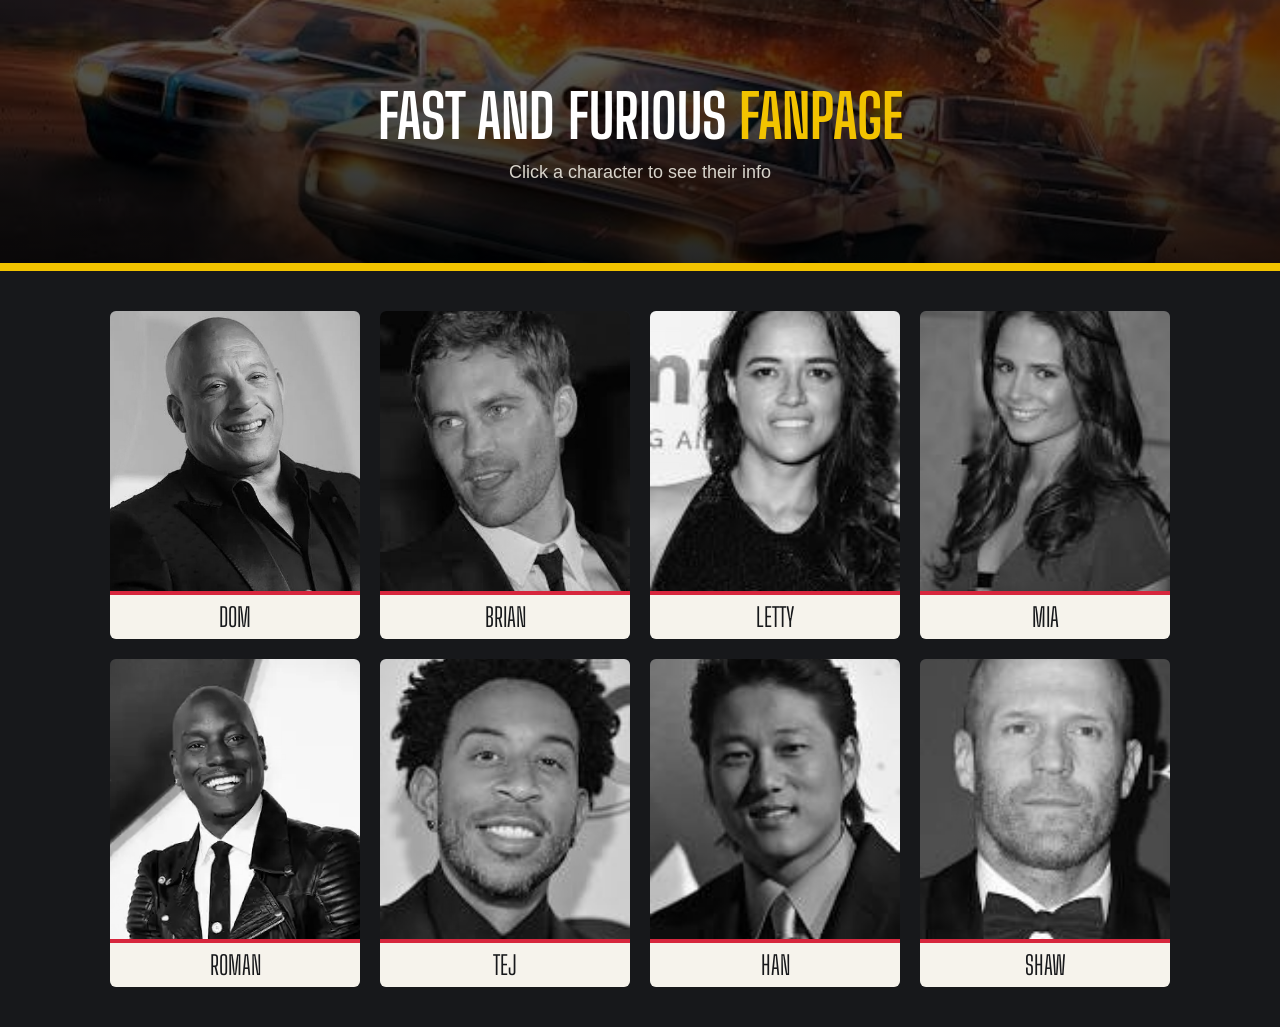
<file: index.html>
<!DOCTYPE html>
<html lang="en">
<head>
    <meta charset="UTF-8">
    <meta name="viewport" content="width=device-width, initial-scale=1.0">
    <title>Fast and Furious Fanpage</title>
    <link rel="stylesheet" href="styles.css">
    <link href="https://fonts.googleapis.com/css2?family=Big+Shoulders+Display:wght@800;900&display=swap" rel="stylesheet">
</head>
<body>

    <!-- Top banner -->
    <header class="header">
        <h1 class="title">Fast and Furious <span>Fanpage</span></h1>
        <p class="subtitle">Click a character to see their info</p>
    </header>

    <main class="container">
        <div class="grid">

             <!-- Card 1: Dom -->
            <div class="card" onclick="goToProfile('dom')">
                <img src="images.webp" alt="Dom">
                <span class="badge">Dom</span>
            </div>

            <!-- Card 2: Brian -->
            <div class="card" onclick="goToProfile('brian')">
                <img src="images.jpg" alt="Brian">
                <span class="badge">Brian</span>
            </div>

            <!-- Card 3: Letty -->
            <div class="card" onclick="goToProfile('letty')">
                <img src="Lettyyy.jpg" alt="Letty">
                <span class="badge">Letty</span>
            </div>

            <!-- Card 4: Mia -->
            <div class="card" onclick="goToProfile('mia')">
                <img src="Miakali.jpg" alt="Mia">
                <span class="badge">Mia</span>
            </div>

            <!-- Card 5: Roman -->
            <div class="card" onclick="goToProfile('roman')">
                <img src="Roman.webp" alt="Roman">
                <span class="badge">Roman</span>
            </div>

            <!-- Card 6: Tej -->
            <div class="card" onclick="goToProfile('tej')">
                <img src="Tej.jpg" alt="Tej">
                <span class="badge">Tej</span>
            </div>

            <!-- Card 7: Han -->
            <div class="card" onclick="goToProfile('han')">
                <img src="han.jpg" alt="Han">
                <span class="badge">Han</span>
            </div>

            <!-- Card 8: Shaw -->
            <div class="card" onclick="goToProfile('shaw')">
                <img src="shawn.jpg" alt="Shaw">
                <span class="badge">Shaw</span>
            </div>




        </div>
    </main>

    <script>
        // When a card is clicked, open profile.html and tell it which character
        function goToProfile(id) {
            window.location.href = "profile.html?id=" + id;
        }
    </script>
</body>
</html>
</file>
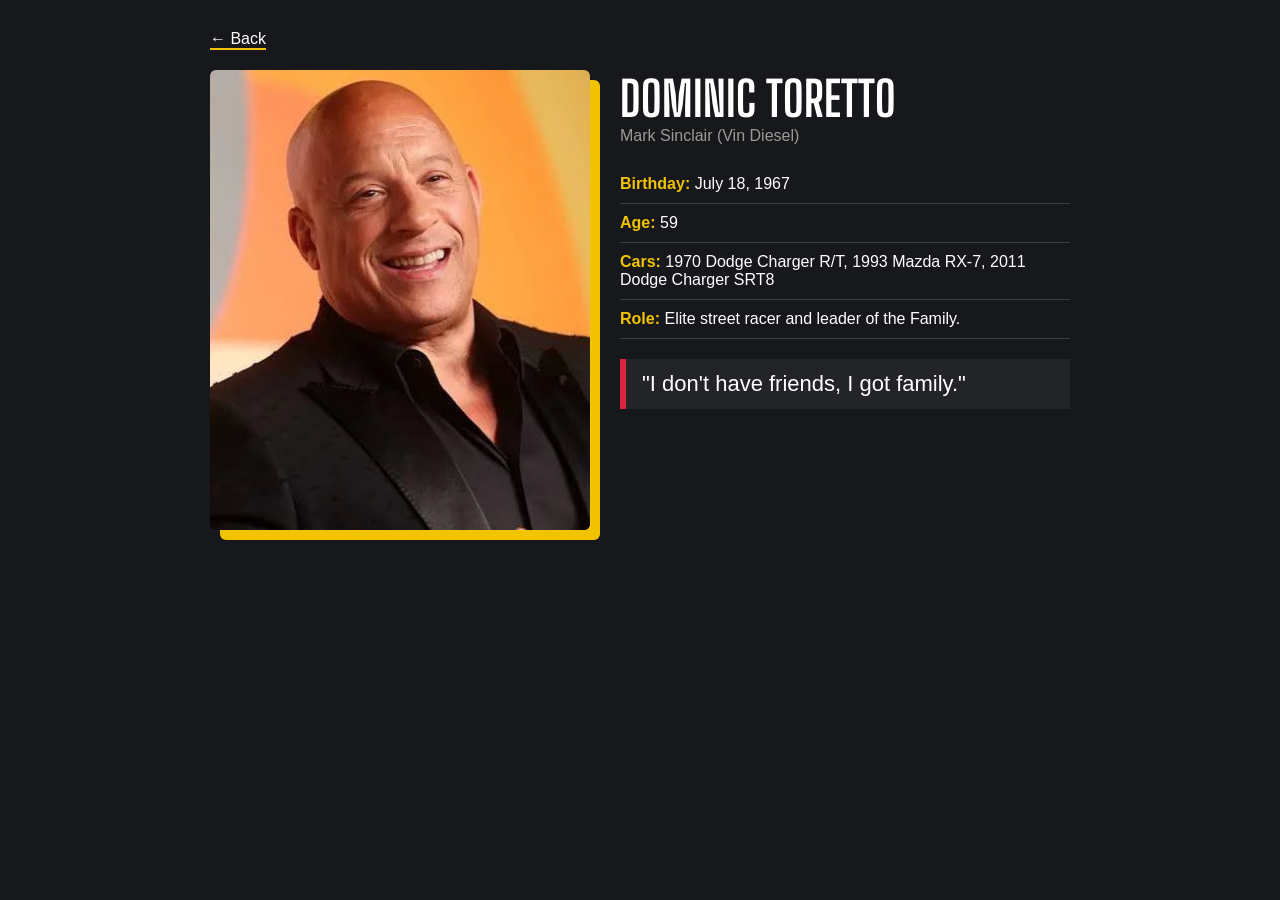
<file: profile.html>
<!DOCTYPE html>
<html lang="en">
<head>
    <meta charset="UTF-8">
    <meta name="viewport" content="width=device-width, initial-scale=1.0">
    <title>Character Info</title>
    <link rel="stylesheet" href="styles.css">
    <link href="https://fonts.googleapis.com/css2?family=Big+Shoulders+Display:wght@800;900&display=swap" rel="stylesheet">
</head>
<body>

    <div class="profile-page">
        <a href="index.html" class="back-btn">&larr; Back</a>

        <div class="profile-box">
            <img id="charImg" class="profile-img" src="" alt="">

            <div>
                <h1 id="charName" class="profile-name"></h1>
                <p id="charRealName" class="profile-real"></p>

                <div class="profile-info">
                    <p><strong>Birthday:</strong> <span id="charBirthday"></span></p>
                    <p><strong>Age:</strong> <span id="charAge"></span></p>
                    <p><strong>Cars:</strong> <span id="charCars"></span></p>
                    <p><strong>Role:</strong> <span id="charBio"></span></p>
                </div>

                <p id="charQuote" class="quote"></p>
            </div>
        </div>
    </div>

    <script>
        // All the character info is stored here.
        // To change something, just edit the text inside the quotes.
        const characters = {
dom: {
                name: "Dominic Toretto",
                realName: "Mark Sinclair (Vin Diesel)",
                birthday: "July 18, 1967",
                age: "59",
                cars: "1970 Dodge Charger R/T, 1993 Mazda RX-7, 2011 Dodge Charger SRT8",
                bio: "Elite street racer and leader of the Family.",
                quote: "I don't have friends, I got family.",
                img: "images.webp"
            },

            brian: {
                name: "Brian O'Conner",
                realName: "Paul Walker",
                birthday: "September 12, 1973",
                age: "Passed away at 40",
                cars: "1995 Toyota Supra, 1999 Nissan Skyline GT-R R34, Mitsubishi Lancer Evolution VII",
                bio: "Former LAPD officer and FBI agent turned crew co-leader.",
                quote: "Dude, I almost had you!",
                img: "images.jpg"
            },

              letty: {
                name: "Leticia 'Letty' Ortiz",
                realName: "Michelle Rodriguez",
                birthday: "July 12, 1978",
                age: "48",
                cars: "1970 Plymouth Barracuda, 1997 Nissan 240SX, Local Motors Rally Fighter",
                bio: "Skilled mechanic and street racer. Dom's lifelong partner.",
                quote: "You want a piece of this?",
                img: "Lettyyy.jpg"
            },

            mia: {
                name: "Mia Toretto",
                realName: "Jordana Brewster",
                birthday: "April 26, 1980",
                age: "46",
                cars: "1994 Acura Integra GS-R, 2009 Alfa Romeo Giulietta",
                bio: "Dom's sister and Brian's wife. The heart of the crew.",
                quote: "You stay safe out there, okay?",
                img: "Miakali.jpg"
            },

            roman: {
                name: "Roman Pearce",
                realName: "Tyrese Gibson",
                birthday: "December 30, 1978",
                age: "47",
                cars: "2003 Mitsubishi Eclipse GTS, 1970 Chevrolet Monte Carlo, Bugatti Veyron",
                bio: "Brian's childhood friend from Miami. Funny and bold.",
                quote: "Earn this money, baby!",
                img: "Roman.webp"
            },

            tej: {
                name: "Tej Parker",
                realName: "Christopher Bridges (Ludacris)",
                birthday: "September 11, 1977",
                age: "49",
                cars: "Acura NSX, 2012 Dodge Charger, Jeep Wrangler Unlimited",
                bio: "Tech expert, hacker, and former race referee.",
                quote: "Re-routing power... we're green for launch.",
                img: "Tej.jpg"
            },

            han: {
                name: "Han Lue",
                realName: "Sung Kang",
                birthday: "April 8, 1972",
                age: "54",
                cars: "1997 Mazda RX-7 VeilSide Fortune, 2001 Nissan Silvia S15, Toyota Supra Mk V",
                bio: "Cool, calm drift driver who loves snacks.",
                quote: "Life is simple: You make choices and you don't look back.",
                img: "han.jpg"
            },

            shaw: {
                name: "Deckard Shaw",
                realName: "Jason Statham",
                birthday: "July 26, 1967",
                age: "59",
                cars: "2014 Jaguar F-Type R, McLaren 720S",
                bio: "Former British Special Forces soldier who joined the family.",
                quote: "You don't know me. But you're about to.",
                img: "shawn.jpg"
            }
           
        };

        // Get the character id from the link (example: profile.html?id=dom)
        const params = new URLSearchParams(window.location.search);
        const id = params.get("id");

        // Find that character (use Dom if nothing is found)
        const char = characters[id] || characters["dom"];

        // Put the info into the page
        document.getElementById("charImg").src = char.img;
        document.getElementById("charName").innerText = char.name;
        document.getElementById("charRealName").innerText = char.realName;
        document.getElementById("charBirthday").innerText = char.birthday;
        document.getElementById("charAge").innerText = char.age;
        document.getElementById("charCars").innerText = char.cars;
        document.getElementById("charBio").innerText = char.bio;
        document.getElementById("charQuote").innerText = '"' + char.quote + '"';
    </script>
</body>
</html>
</file>
<file: styles.css>
/* ----- Basic setup ----- */
* {
    box-sizing: border-box;
    margin: 0;
    padding: 0;
}

body {
    background-color: #17181b;
    color: white;
    font-family: Arial, sans-serif;
}

/* ----- Top banner ----- */
.header {
    background-image: linear-gradient(rgba(0,0,0,0.6), rgba(0,0,0,0.85)), url('background.jpg');
    background-size: cover;
    background-position: center;
    text-align: center;
    padding: 80px 20px;
    border-bottom: 8px solid #f2c300;
}

.title {
    font-family: 'Big Shoulders Display', sans-serif;
    font-size: 60px;
    text-transform: uppercase;
}

.title span {
    color: #f2c300;
}

.subtitle {
    margin-top: 10px;
    color: #d8d4cb;
    font-size: 18px;
}

/* ----- Grid of cards (4 per row) ----- */
.container {
    max-width: 1100px;
    margin: 0 auto;
    padding: 40px 20px;
}

.grid {
    display: grid;
    grid-template-columns: repeat(4, 1fr);
    gap: 20px;
}

/* 2 per row on tablets */
@media (max-width: 900px) {
    .grid {
        grid-template-columns: repeat(2, 1fr);
    }
}

/* 1 per row on phones */
@media (max-width: 500px) {
    .grid {
        grid-template-columns: 1fr;
    }
}

/* ----- One card ----- */
.card {
    background-color: #222428;
    border-radius: 6px;
    overflow: hidden;
    cursor: pointer;
}

.card:hover {
    transform: translateY(-6px);
    box-shadow: 0 0 15px #f2c300;
}

.card img {
    width: 100%;
    height: 280px;
    object-fit: cover;
    display: block;
    filter: grayscale(100%);   /* black and white */
}

.card:hover img {
    filter: none;              /* color on hover */
}

/* name under the picture */
.badge {
    display: block;
    background-color: #f6f3ec;
    color: #17181b;
    text-align: center;
    font-family: 'Big Shoulders Display', sans-serif;
    font-size: 26px;
    padding: 6px;
    border-top: 4px solid #d7263d;
    text-transform: uppercase;
}

/* ----- Profile page ----- */
.profile-page {
    max-width: 900px;
    margin: 0 auto;
    padding: 30px 20px;
}

.back-btn {
    display: inline-block;
    margin-bottom: 20px;
    color: white;
    text-decoration: none;
    border-bottom: 2px solid #f2c300;
}

.profile-box {
    display: flex;
    gap: 30px;
}

/* stack on phones */
@media (max-width: 700px) {
    .profile-box {
        flex-direction: column;
    }
}

.profile-img {
    width: 100%;
    max-width: 380px;
    height: 460px;
    object-fit: cover;
    border-radius: 6px;
    box-shadow: 10px 10px 0 #f2c300;
}

.profile-name {
    font-family: 'Big Shoulders Display', sans-serif;
    font-size: 48px;
    text-transform: uppercase;
}

.profile-real {
    color: #9b9a95;
    margin-bottom: 20px;
}

.profile-info p {
    padding: 10px 0;
    border-bottom: 1px solid #3a3c41;
}

.profile-info strong {
    color: #f2c300;
}

.quote {
    margin-top: 20px;
    padding: 12px 16px;
    background-color: #222428;
    border-left: 6px solid #d7263d;
    font-size: 22px;
}
</file>
